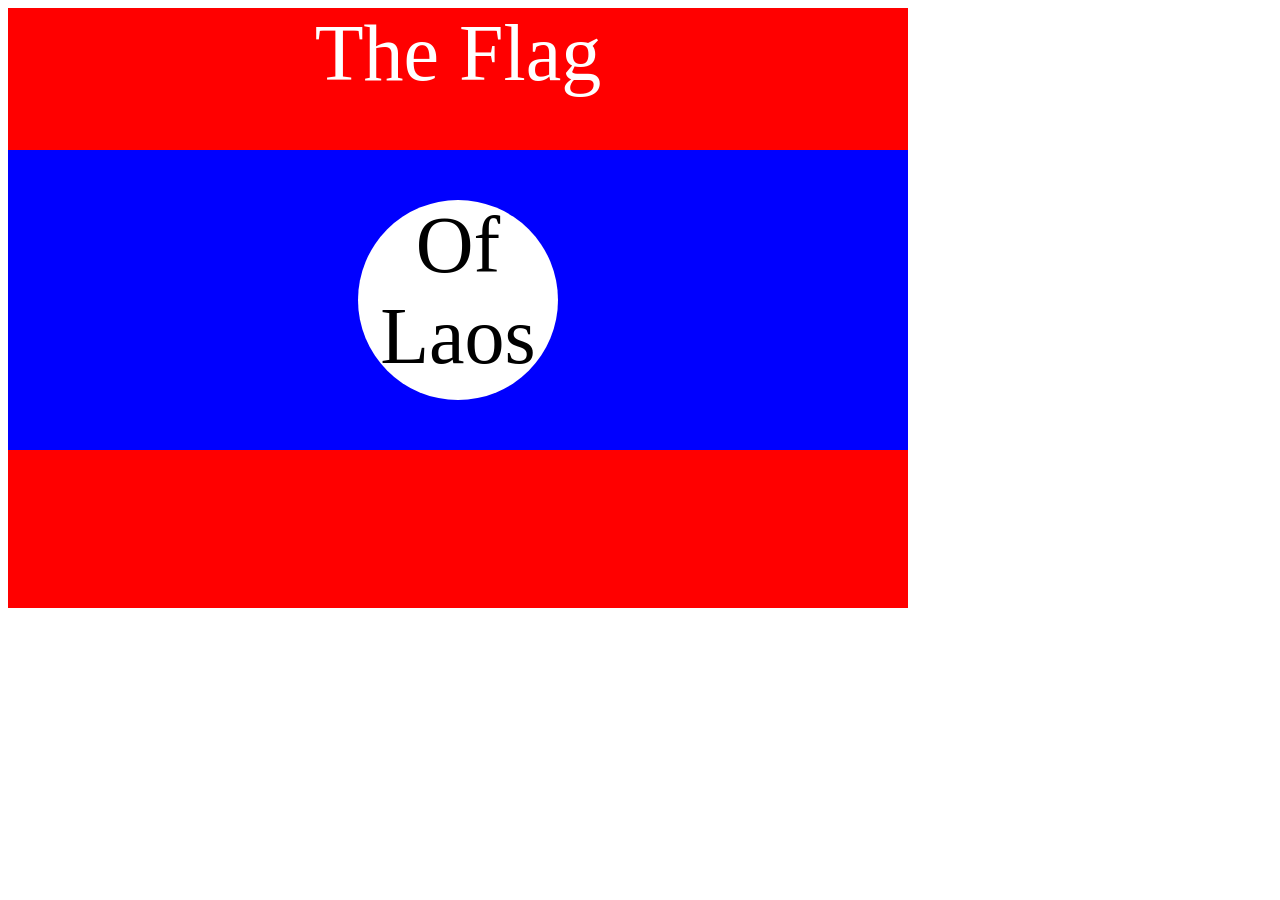
<file: CSS Flag Project/index.html>
<!DOCTYPE html>
<html lang="en">
    <head>
        <meta charset="UTF-8">
        <title>CSS Flag Project</title>
        <style>
            .flag{
                width: 900px;
                height: 600px;
                background-color: red;
            }
            .flag>div{
                width: 900px;
                height: 300px;
                background-color: blue;
                position: absolute;
                top: 150px;
            }
            .flag>div>div{
                width: 200px;
                height: 200px;
                background-color: white;
                border-radius: 50%;
                position: absolute;
                top: 50px;
                left: 350px;
            }
            p{
                margin: 0;
                font-size: 5rem;
                text-align: center;
                color: white;
            }
            .flag div div p{
                color: black;
            }
        </style>
    </head>

    <body>
        <div class="flag">
            <p>The Flag</p>
           <div>
            <div>
                <p>Of Laos</p>
            </div>
           </div>
        </div>
    </body>

</html>
</file>
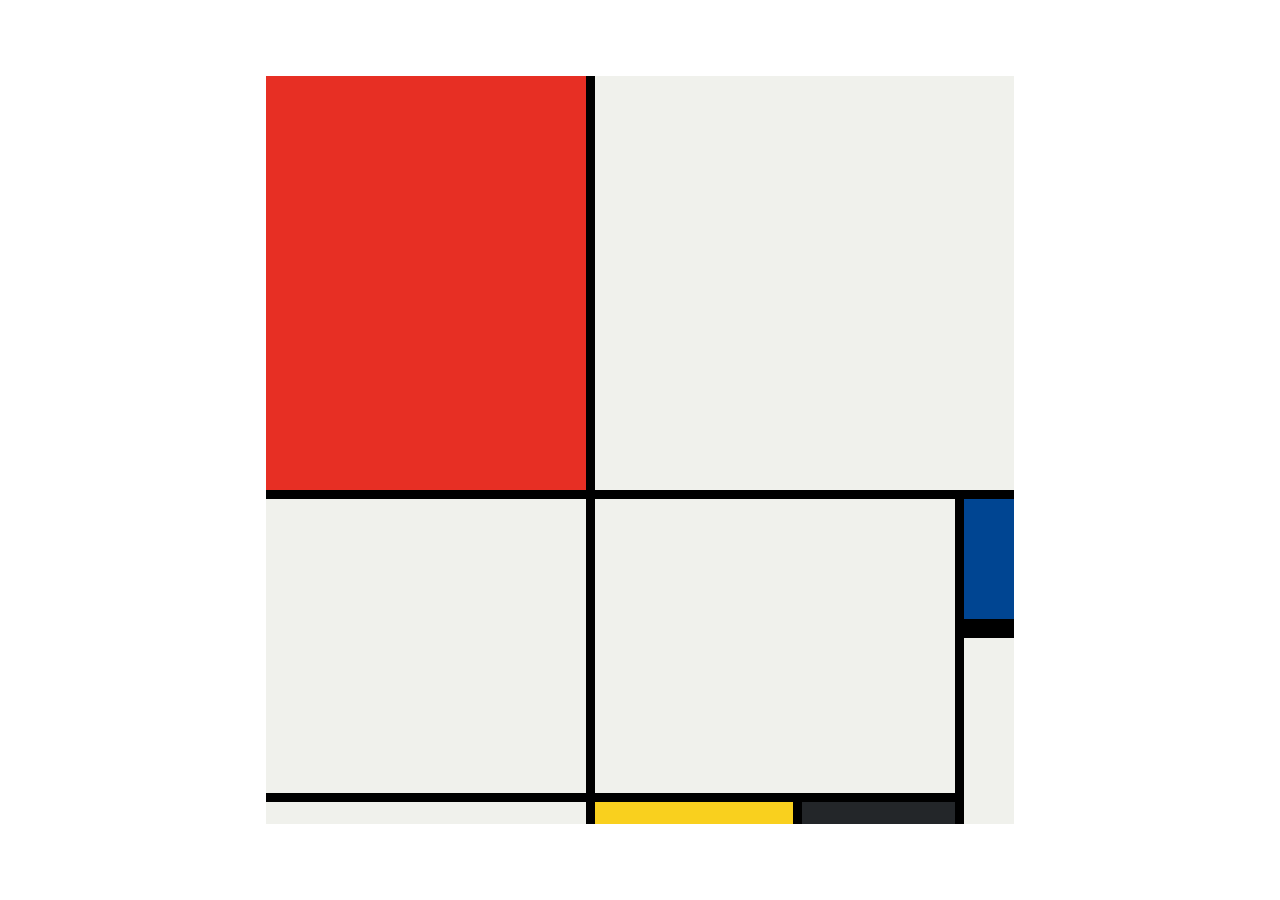
<file: Mondrian Painting Project/index.html>
<!DOCTYPE html>
<html lang="en">

<head>
  <meta charset="UTF-8">
  <meta name="viewport" content="width=device-width, initial-scale=1.0">
  <title>Mondrian Project</title>
  <style>
    /* 
    Write your CSS here 
    Line Colour: #000
    White: #F0F1EC
    Red: #E72F24
    Black: #232629
    Blue: #004592
    Yellow: #F9D01E
    */
    body {
      display: flex;
      justify-content: center;
      align-items: center;
      height: 100vh;
      margin: 0;
      padding: 0;
    }

    .container {
      height: 748px;
      width: 748px;
      display: grid;
      background-color: #000;
      grid-template-columns: 320px 198px 153px 50px;
      grid-template-rows: 414px 130px 155px 22px;
      gap: 9px;
    }

    .item {
      background-color: #F0F1EC;
    }

    .red {
      background-color: #E72F24;
    }

    .white1 {
      grid-column: span 3;
    }

    .white2 {
      grid-row: span 2;
    }

    .white3 {
      grid-area: 2 / 2 / 4 /4
    }

    .blue {
      background-color: #004592;
      border-bottom: 10px solid #000;
    }

    .white4 {
      grid-row: span 2;
    }

    .yellow {
      background-color: #F9D01E;
    }

    .black {
      background-color: #232629;
    }
  </style>
</head>

<body>
  <!-- Write your HTML here -->

  <div class="container">
    <div class="item red"></div>
    <div class="item white1"></div>
    <div class="item white2"></div>
    <div class="item white3"></div>

    <div class="item blue"></div>
    <div class="item white4"></div>

    <div class="item"></div>
    <div class="item yellow"></div>
    <div class="item black"></div>
  </div>
</body>

</html>
</file>
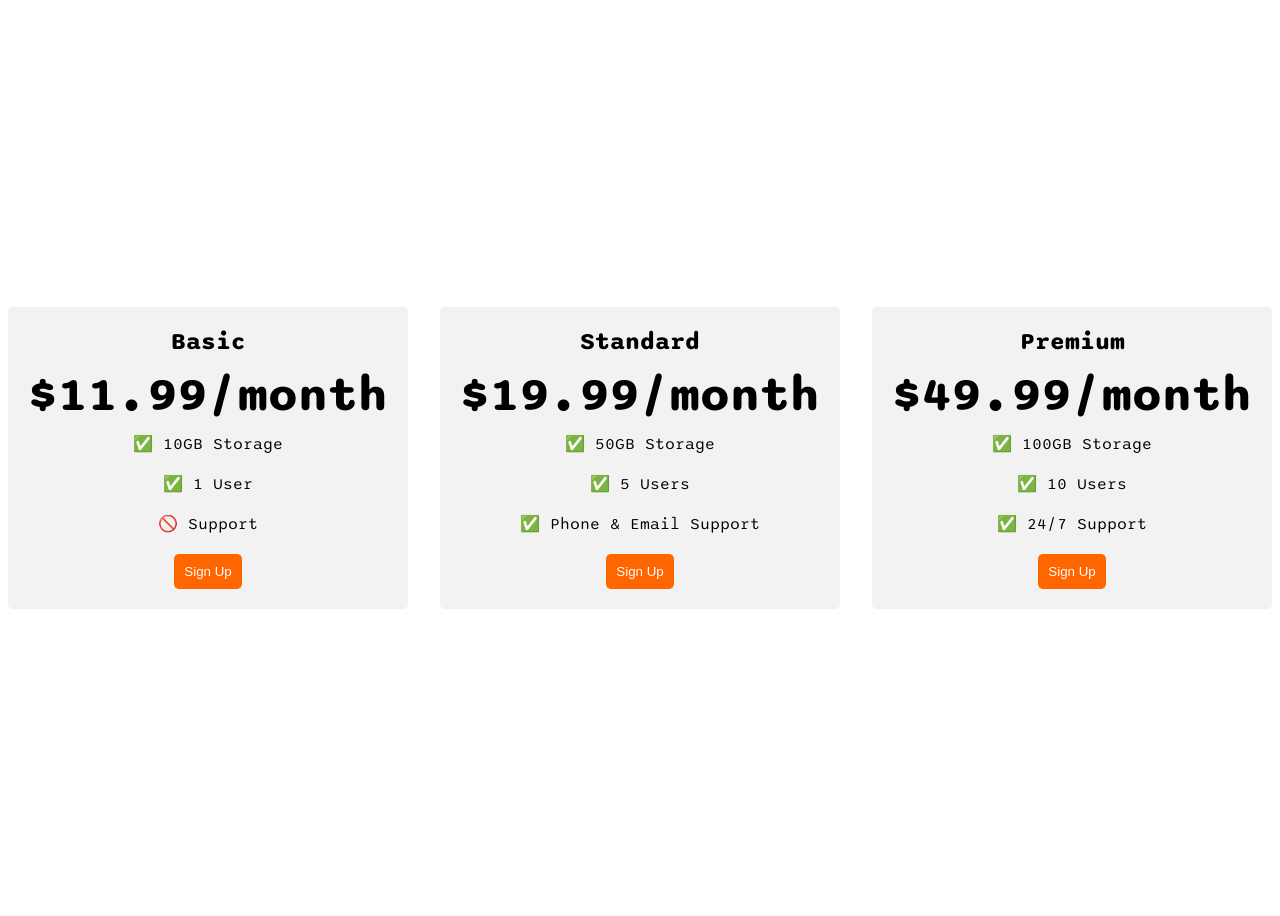
<file: Pricing Table Project/index.html>
<!DOCTYPE html>
<html>

<head>
  <title>Flexbox Pricing Table</title>
  <link rel="preconnect" href="https://fonts.googleapis.com">
  <link rel="preconnect" href="https://fonts.gstatic.com" crossorigin>
  <link href="https://fonts.googleapis.com/css2?family=Sono:wght@400;700&display=swap" rel="stylesheet">
  <style>
    body {
      font-family: 'Sono', sans-serif;
    }

    .pricing-container {
      display: flex;
      flex-direction: row;
      justify-content: center;
      align-items: center;
      height: 100vh;
      gap: 2rem;
    }

    .pricing-plan {
      flex: 1;
      max-width: 400px;
      padding: 20px;
      background-color: #f2f2f2;
      border-radius: 5px;
      text-align: center;
    }

    .plan-title {
      font-size: 24px;
      font-weight: bold;
      margin-bottom: 10px;
    }

    .plan-price {
      font-size: 48px;
      font-weight: bold;
      margin-bottom: 10px;
    }

    .plan-features {
      list-style: none;
      padding: 0;
      margin: 0;
    }

    .plan-features li {
      margin-bottom: 20px;
    }

    .plan-button {
      padding: 10px;
      background-color: #ff6600;
      color: #fff;
      border-radius: 5px;
      border: none;
    }

    @media (max-width: 1250px) {
      .pricing-container {
        flex-direction: column;
        height: auto;
      }
    }
  </style>
</head>

<body>
  <div class="pricing-container">
    <div class="pricing-plan">
      <div class="plan-title">Basic</div>
      <div class="plan-price">$11.99/month</div>
      <ul class="plan-features">
        <li>✅ 10GB Storage</li>
        <li>✅ 1 User</li>
        <li>🚫 Support</li>
      </ul>
      <button class="plan-button">Sign Up</a>
    </div>
    <div class="pricing-plan">
      <div class="plan-title">Standard</div>
      <div class="plan-price">$19.99/month</div>
      <ul class="plan-features">
        <li>✅ 50GB Storage</li>
        <li>✅ 5 Users</li>
        <li>✅ Phone &amp; Email Support</li>
      </ul>
      <button class="plan-button">Sign Up</a>
    </div>
    <div class="pricing-plan">
      <div class="plan-title">Premium</div>
      <div class="plan-price">$49.99/month</div>
      <ul class="plan-features">
        <li>✅ 100GB Storage</li>
        <li>✅ 10 Users</li>
        <li>✅ 24/7 Support</li>
      </ul>
      <button class="plan-button">Sign Up</a>
    </div>
  </div>

</body>

</html>
</file>
